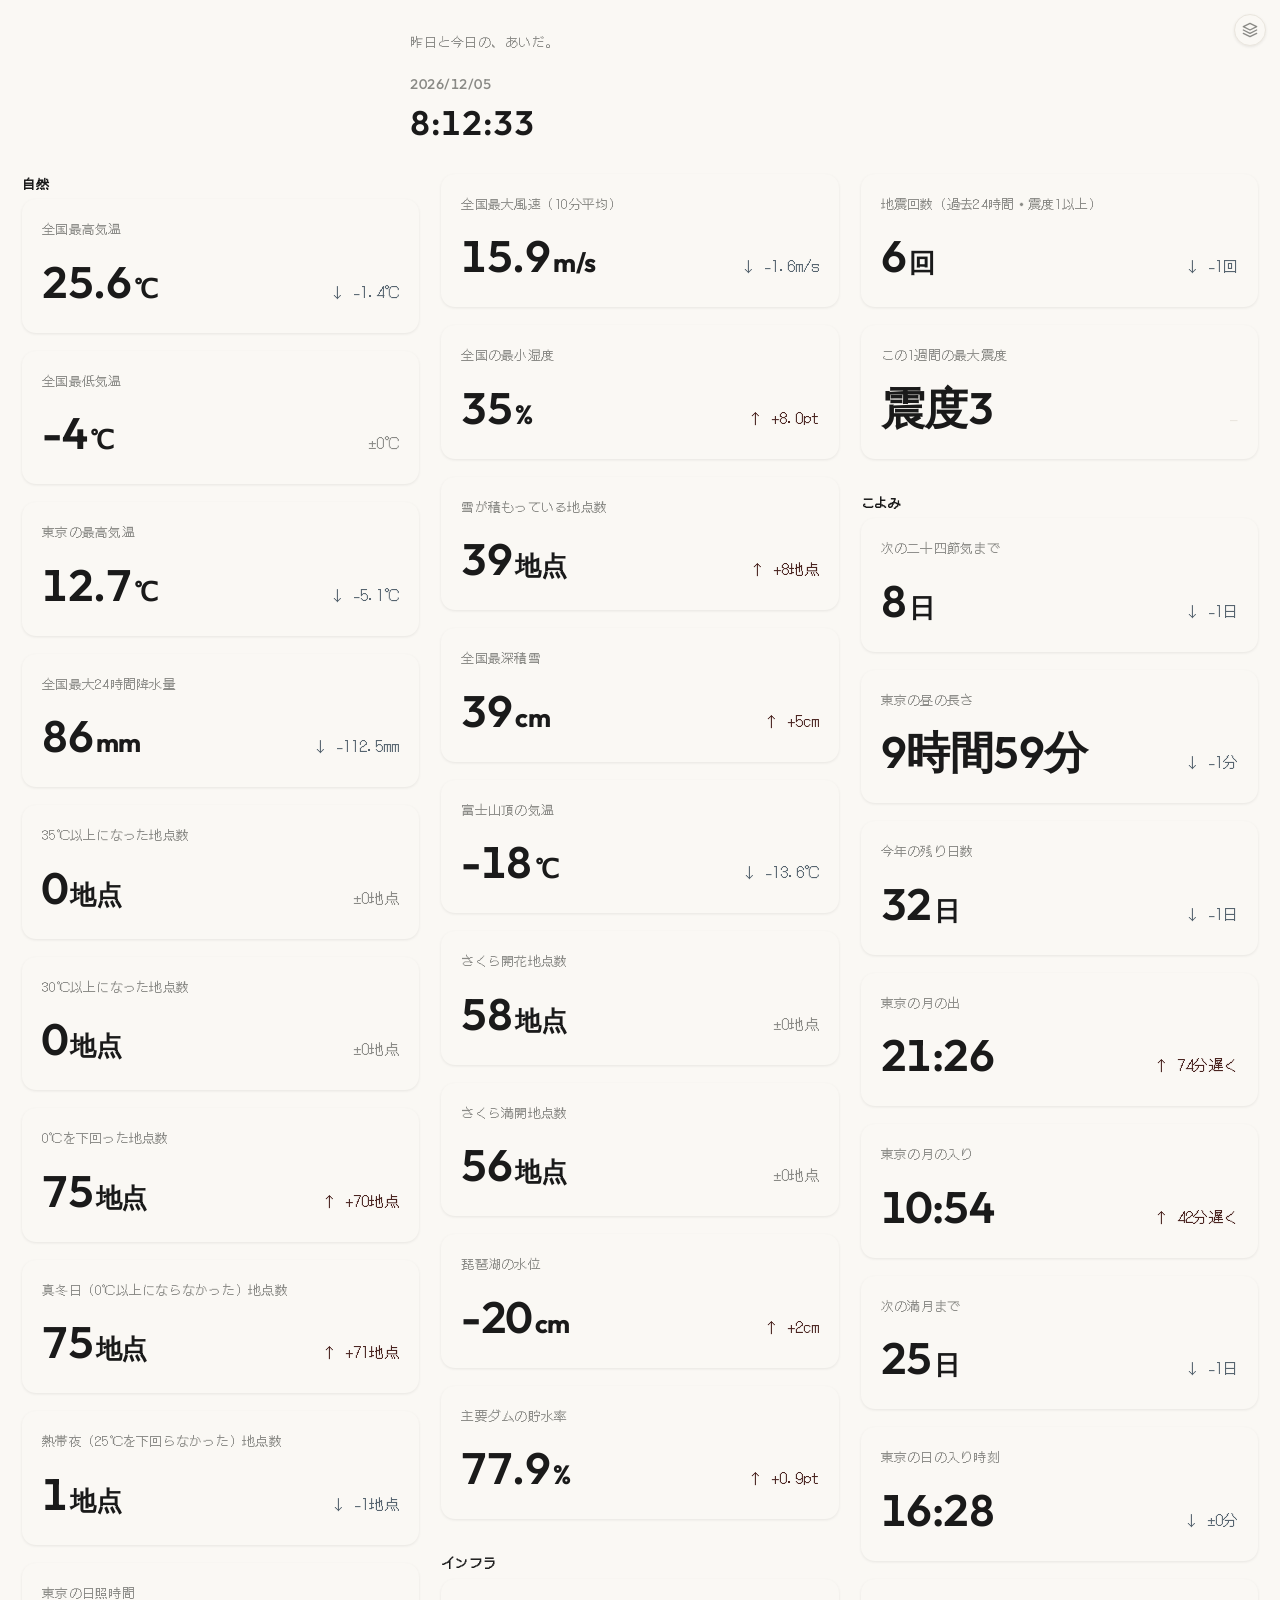
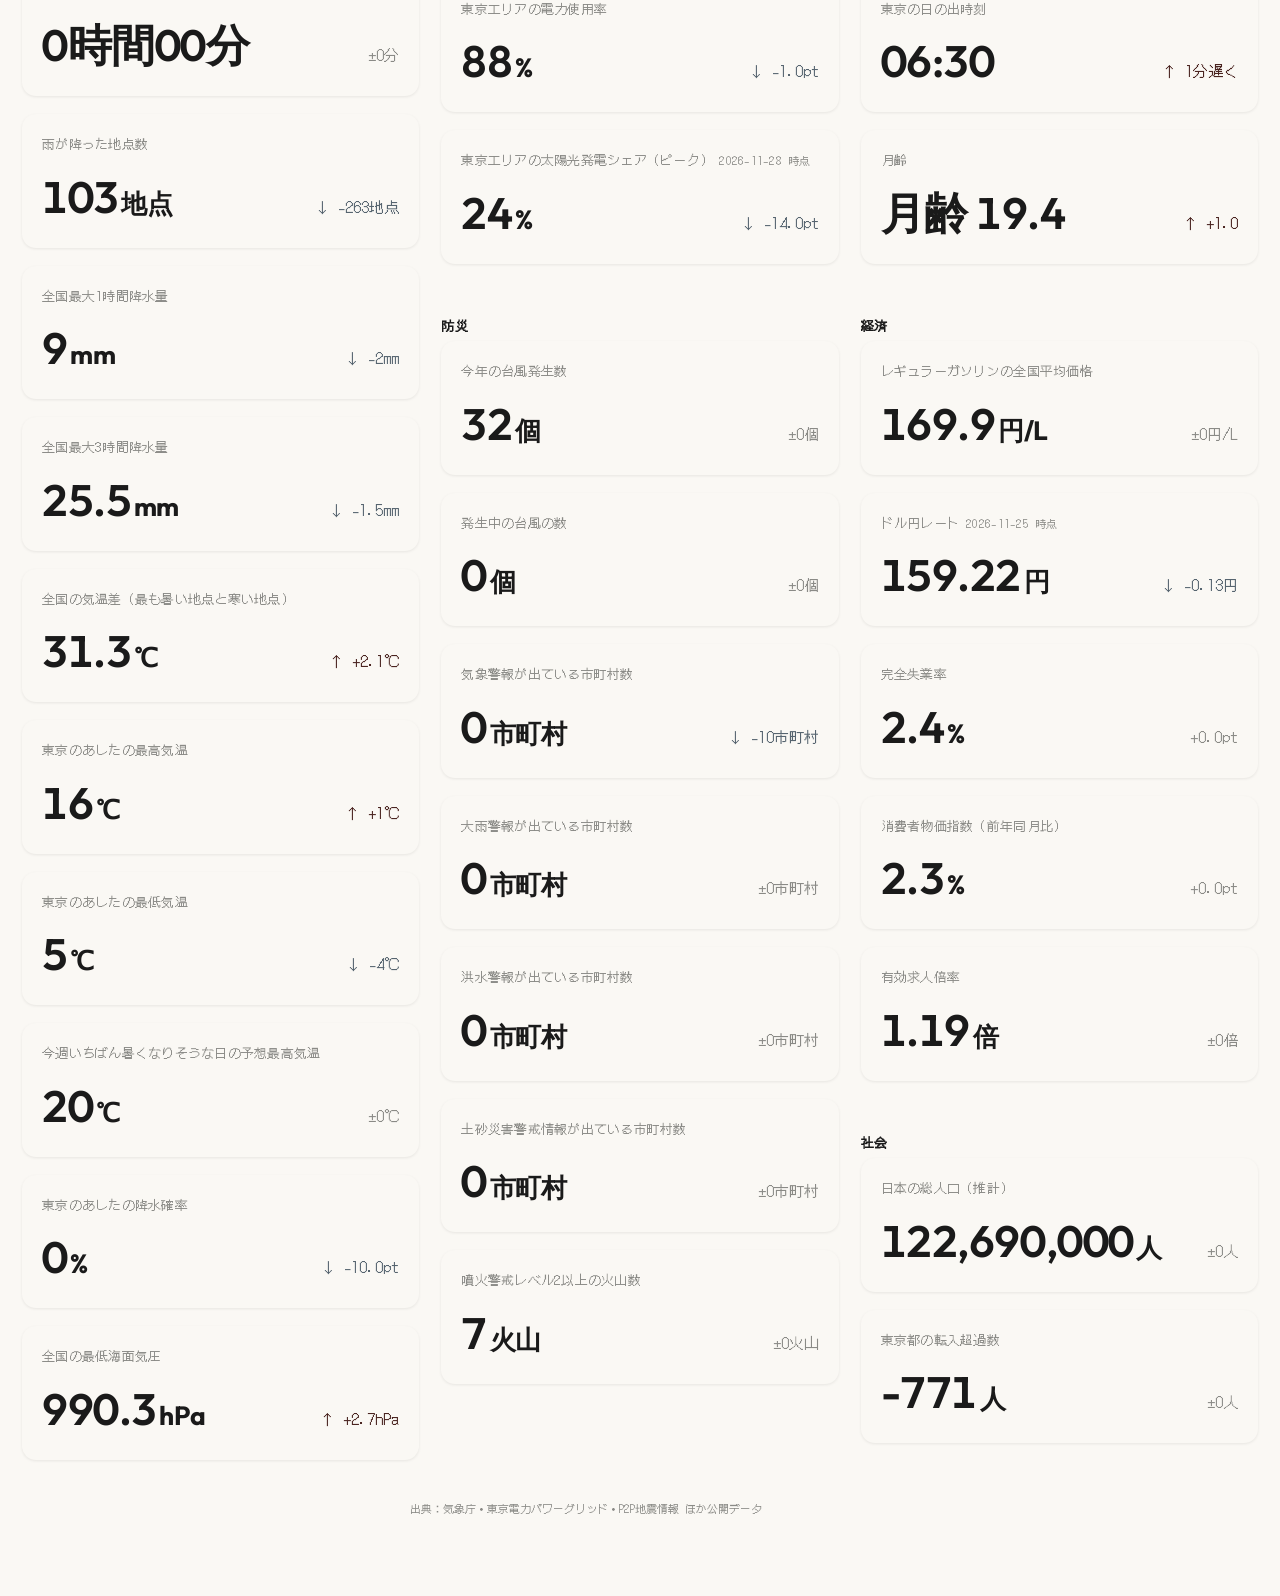
<file: index.html>
<!doctype html>
<html lang="ja">
<head>
<meta charset="utf-8">
<meta name="viewport" content="width=device-width, initial-scale=1">
<script>
(function(){
  try {
    var s = localStorage.getItem("nns-skin");
    if (s && s !== "default") document.documentElement.setAttribute("data-skin", s);
  } catch (e) {}
})();
</script>
<title>日本の数字</title>
<link rel="preconnect" href="https://fonts.googleapis.com">
<link rel="preconnect" href="https://fonts.gstatic.com" crossorigin>
<link href="https://fonts.googleapis.com/css2?family=Outfit:wght@500;600;700&family=DotGothic16&display=swap" rel="stylesheet">
<style>
  :root {
    --ink:#1a1a1a; --sub:#8a8a86; --bg:#faf8f4; --line:#e9e5dd;
    --up:#4a2420; --down:#56646f;
    --na-color:var(--line);
    --page-bg-image:none;
    --surface-bg:var(--bg); --surface-blur:none;
    --hover-bg:rgba(0,0,0,.05);
    --card-padding:30px 0 26px; --card-first-padding-top:10px;
    --card-border-top:1px solid var(--line); --card-border-x:none; --card-border-bottom:none;
    --card-first-top:none; --card-radius:0px;
    --card-shadow:none; --card-margin-bottom:0px;
    --clock-padding:8px 0 26px; --clock-margin-bottom:0px;
    --clock-border:none; --clock-radius:0px; --clock-shadow:none;
    --menu-radius:12px;
    --section-title-padding:34px 0 6px;
    --value-font-size:44px; --footer-margin-top:40px;
  }
  :root[data-skin="neumorphism"] {
    --ink:#3a362e; --sub:#8a8478; --bg:#eae7e0; --line:transparent;
    --up:#4a2420; --down:#3f4d57;
    --shadow-light:#ffffff; --shadow-dark:#c7c1b3;
    --na-color:rgba(138,132,120,.4);
    --card-padding:22px 22px 20px; --card-first-padding-top:22px;
    --card-border-top:none; --card-radius:20px;
    --card-shadow:8px 8px 16px var(--shadow-dark), -8px -8px 16px var(--shadow-light);
    --card-margin-bottom:16px;
    --clock-padding:22px 24px; --clock-margin-bottom:26px;
    --clock-radius:24px;
    --clock-shadow:inset 7px 7px 14px var(--shadow-dark), inset -7px -7px 14px var(--shadow-light);
    --section-title-padding:8px 0 10px 4px;
    --value-font-size:40px; --footer-margin-top:24px;
  }
  :root[data-skin="liquid-glass"] {
    --ink:#1a1f2b; --sub:#5b6472; --bg:#eef1f6; --line:rgba(255,255,255,.6);
    --up:#d1453d; --down:#2f6fb3;
    --na-color:rgba(91,100,114,.4);
    --page-bg-image:
      radial-gradient(38% 30% at 12% 18%, rgba(255,138,178,.55), transparent 60%),
      radial-gradient(45% 35% at 88% 12%, rgba(120,170,255,.55), transparent 60%),
      radial-gradient(50% 40% at 25% 92%, rgba(150,255,210,.45), transparent 60%),
      radial-gradient(42% 35% at 92% 88%, rgba(200,160,255,.5), transparent 60%);
    --surface-bg:rgba(255,255,255,.4); --surface-blur:blur(20px) saturate(180%);
    --card-padding:22px 22px 20px; --card-first-padding-top:22px;
    --card-border-top:1px solid var(--line); --card-border-x:1px solid var(--line);
    --card-border-bottom:1px solid var(--line); --card-first-top:1px solid var(--line);
    --card-radius:26px; --card-shadow:0 8px 32px rgba(31,41,55,.15); --card-margin-bottom:16px;
    --clock-padding:22px 24px; --clock-margin-bottom:26px;
    --clock-border:1px solid var(--line); --clock-radius:26px;
    --clock-shadow:0 8px 32px rgba(31,41,55,.12);
    --menu-radius:18px;
    --section-title-padding:8px 0 10px 4px;
    --value-font-size:40px; --footer-margin-top:24px;
  }
  :root[data-skin="material"] {
    --ink:#1c1b1f; --sub:#79747e; --bg:#fef7ff; --line:transparent;
    --up:#b3261e; --down:#1a73e8;
    --na-color:rgba(121,116,126,.4);
    --surface-bg:#ffffff; --surface-blur:none;
    --card-padding:20px 20px 18px; --card-first-padding-top:20px;
    --card-border-top:none; --card-border-x:none; --card-border-bottom:none; --card-first-top:none;
    --card-radius:16px;
    --card-shadow:0 1px 2px rgba(0,0,0,.3), 0 1px 3px 1px rgba(0,0,0,.15);
    --card-margin-bottom:12px;
    --clock-padding:20px 22px; --clock-margin-bottom:22px;
    --clock-border:none; --clock-radius:20px;
    --clock-shadow:0 1px 2px rgba(0,0,0,.3), 0 2px 6px 2px rgba(0,0,0,.15);
    --menu-radius:16px;
    --section-title-padding:8px 0 10px 4px;
    --value-font-size:40px; --footer-margin-top:24px;
  }
  :root[data-skin="ios"] {
    --ink:#1c1c1e; --sub:#8e8e93; --bg:#f2f2f7; --line:rgba(60,60,67,.15);
    --up:#ff3b30; --down:#007aff;
    --na-color:rgba(142,142,147,.5);
    --surface-bg:#ffffff; --surface-blur:none;
    --card-padding:14px 16px; --card-first-padding-top:14px;
    --card-border-top:none; --card-border-x:none; --card-border-bottom:none; --card-first-top:none;
    --card-radius:14px;
    --card-shadow:0 1px 2px rgba(0,0,0,.06);
    --card-margin-bottom:10px;
    --clock-padding:18px 20px; --clock-margin-bottom:20px;
    --clock-border:none; --clock-radius:18px;
    --clock-shadow:0 1px 3px rgba(0,0,0,.08);
    --menu-radius:14px;
    --section-title-padding:10px 0 8px 4px;
    --value-font-size:38px; --footer-margin-top:22px;
  }
  :root[data-skin="space"] {
    --ink:#eef0ff; --sub:#9aa3c9; --bg:#05060f; --line:rgba(255,255,255,.14);
    --up:#ff7a59; --down:#4fd6ff;
    --na-color:rgba(154,163,201,.4);
    --hover-bg:rgba(255,255,255,.08);
    --page-bg-image:
      radial-gradient(45% 35% at 20% 15%, rgba(123,97,255,.35), transparent 60%),
      radial-gradient(50% 40% at 85% 20%, rgba(56,189,248,.3), transparent 60%),
      radial-gradient(55% 45% at 30% 85%, rgba(236,72,153,.22), transparent 60%),
      radial-gradient(45% 35% at 88% 80%, rgba(99,102,241,.28), transparent 60%),
      radial-gradient(1.5px 1.5px at 6% 10%, rgba(255,255,255,.9), transparent),
      radial-gradient(1px 1px at 14% 42%, rgba(255,255,255,.7), transparent),
      radial-gradient(1.5px 1.5px at 22% 78%, rgba(255,255,255,.85), transparent),
      radial-gradient(1px 1px at 9% 90%, rgba(255,255,255,.6), transparent),
      radial-gradient(1px 1px at 30% 15%, rgba(255,255,255,.8), transparent),
      radial-gradient(1.5px 1.5px at 35% 55%, rgba(255,255,255,.9), transparent),
      radial-gradient(1px 1px at 42% 8%, rgba(255,255,255,.65), transparent),
      radial-gradient(1.5px 1.5px at 48% 33%, rgba(255,255,255,.75), transparent),
      radial-gradient(1px 1px at 55% 70%, rgba(255,255,255,.8), transparent),
      radial-gradient(1.5px 1.5px at 60% 20%, rgba(255,255,255,.9), transparent),
      radial-gradient(1px 1px at 65% 48%, rgba(255,255,255,.6), transparent),
      radial-gradient(1.5px 1.5px at 70% 85%, rgba(255,255,255,.85), transparent),
      radial-gradient(1px 1px at 75% 12%, rgba(255,255,255,.7), transparent),
      radial-gradient(1.5px 1.5px at 80% 60%, rgba(255,255,255,.9), transparent),
      radial-gradient(1px 1px at 85% 35%, rgba(255,255,255,.65), transparent),
      radial-gradient(1.5px 1.5px at 90% 78%, rgba(255,255,255,.8), transparent),
      radial-gradient(1px 1px at 95% 15%, rgba(255,255,255,.75), transparent),
      radial-gradient(1px 1px at 18% 25%, rgba(255,255,255,.6), transparent),
      radial-gradient(1.5px 1.5px at 5% 60%, rgba(255,255,255,.85), transparent),
      radial-gradient(1px 1px at 28% 95%, rgba(255,255,255,.7), transparent),
      radial-gradient(1.5px 1.5px at 38% 72%, rgba(255,255,255,.8), transparent),
      radial-gradient(1px 1px at 50% 90%, rgba(255,255,255,.65), transparent),
      radial-gradient(1.5px 1.5px at 58% 5%, rgba(255,255,255,.9), transparent),
      radial-gradient(1px 1px at 63% 62%, rgba(255,255,255,.7), transparent),
      radial-gradient(1.5px 1.5px at 72% 38%, rgba(255,255,255,.85), transparent),
      radial-gradient(1px 1px at 78% 92%, rgba(255,255,255,.6), transparent),
      radial-gradient(1.5px 1.5px at 88% 10%, rgba(255,255,255,.8), transparent),
      radial-gradient(1px 1px at 92% 50%, rgba(255,255,255,.75), transparent),
      radial-gradient(1.5px 1.5px at 12% 68%, rgba(255,255,255,.9), transparent),
      radial-gradient(1px 1px at 45% 45%, rgba(255,255,255,.6), transparent);
    --surface-bg:rgba(20,22,45,.55); --surface-blur:blur(18px) saturate(160%);
    --card-padding:22px 22px 20px; --card-first-padding-top:22px;
    --card-border-top:1px solid var(--line); --card-border-x:1px solid var(--line);
    --card-border-bottom:1px solid var(--line); --card-first-top:1px solid var(--line);
    --card-radius:22px;
    --card-shadow:0 0 24px rgba(120,140,255,.12), 0 8px 24px rgba(0,0,0,.4);
    --card-margin-bottom:16px;
    --clock-padding:22px 24px; --clock-margin-bottom:26px;
    --clock-border:1px solid var(--line); --clock-radius:24px;
    --clock-shadow:0 0 30px rgba(120,140,255,.18), 0 8px 24px rgba(0,0,0,.45);
    --menu-radius:16px;
    --section-title-padding:8px 0 10px 4px;
    --value-font-size:40px; --footer-margin-top:24px;
  }
  * { box-sizing:border-box; margin:0; padding:0; }
  body { background-color:var(--bg); background-image:var(--page-bg-image); background-attachment:fixed;
    background-size:cover; color:var(--ink);
    font-family:"DotGothic16",-apple-system,"Hiragino Kaku Gothic ProN","Noto Sans JP",sans-serif;
    -webkit-font-smoothing:antialiased; line-height:1.5; transition:background .2s, color .2s; }
  .wrap { max-width:460px; margin:0 auto; padding:32px 22px 80px; }
  .skin-switcher { position:fixed; top:14px; right:14px; z-index:20; }
  .skin-toggle { width:32px; height:32px; border-radius:50%;
    background:var(--surface-bg); color:var(--sub); border:1px solid var(--line); box-shadow:var(--card-shadow);
    backdrop-filter:var(--surface-blur); -webkit-backdrop-filter:var(--surface-blur);
    line-height:1; cursor:pointer; display:flex; align-items:center; justify-content:center; }
  .skin-menu { position:absolute; top:40px; right:0; min-width:160px; padding:6px;
    background:var(--surface-bg); border:1px solid var(--line); border-radius:var(--menu-radius); box-shadow:var(--card-shadow);
    backdrop-filter:var(--surface-blur); -webkit-backdrop-filter:var(--surface-blur); }
  .skin-menu[hidden] { display:none; }
  .skin-option { display:block; width:100%; padding:8px 10px; border:none; border-radius:8px;
    background:none; color:var(--ink); font-family:"Outfit",-apple-system,sans-serif; font-size:13px;
    text-align:left; cursor:pointer; }
  .skin-option:hover { background:var(--hover-bg); }
  .skin-option[aria-current="true"] { font-weight:700; }
  .tagline { font-size:13px; color:var(--sub); letter-spacing:.04em; padding-bottom:14px; }
  .clock { padding:var(--clock-padding); margin-bottom:var(--clock-margin-bottom);
    border:var(--clock-border); border-radius:var(--clock-radius); box-shadow:var(--clock-shadow);
    background:var(--surface-bg); backdrop-filter:var(--surface-blur); -webkit-backdrop-filter:var(--surface-blur);
    font-family:"Outfit",-apple-system,sans-serif; }
  .clock-date { font-size:14px; font-weight:500; color:var(--sub); letter-spacing:.04em;
    font-variant-numeric:tabular-nums; margin-bottom:2px; }
  .clock-time { font-size:34px; font-weight:600; letter-spacing:.02em; font-variant-numeric:tabular-nums; }
  .section-title { font-size:13px; font-weight:700; color:var(--ink); letter-spacing:.06em;
    padding:var(--section-title-padding); break-after:avoid-column; }
  .section:first-of-type .section-title { padding-top:0; }
  .card { padding:var(--card-padding); margin-bottom:var(--card-margin-bottom);
    border-top:var(--card-border-top); border-left:var(--card-border-x); border-right:var(--card-border-x);
    border-bottom:var(--card-border-bottom); border-radius:var(--card-radius);
    box-shadow:var(--card-shadow); background:var(--surface-bg);
    backdrop-filter:var(--surface-blur); -webkit-backdrop-filter:var(--surface-blur);
    break-inside:avoid; }
  .card:first-of-type { border-top:var(--card-first-top); }
  .section .card:first-child { padding-top:var(--card-first-padding-top); }
  .name { font-size:13px; color:var(--sub); letter-spacing:.02em; }
  .row { display:flex; align-items:baseline; justify-content:space-between; gap:12px; margin-top:10px; }
  .value { font-family:"Outfit",-apple-system,"Hiragino Kaku Gothic ProN","Noto Sans JP",sans-serif;
    font-size:var(--value-font-size); font-weight:600; letter-spacing:-.01em; font-variant-numeric:tabular-nums; }
  .value .unit { font-size:0.6em; font-weight:bold; margin-left:0.1em; }
  .change { font-size:15px; white-space:nowrap; font-variant-numeric:tabular-nums; }
  .change.up { color:var(--up); }
  .change.down { color:var(--down); }
  .change.flat { color:var(--sub); }
  .change.na { color:var(--na-color); }
  .stale { font-size:11px; color:var(--sub); margin-left:6px; }
  footer { margin-top:var(--footer-margin-top); font-size:11px; color:var(--sub); text-align:left; }
  a { color:inherit; }

  @media (min-width:700px) {
    /* PC: 通常スキン（flat divider）の時だけカードをタイル化する。
       他スキンは既にradius/shadow付きなので、そのまま複数カラムに流し込むだけでよい。
       ここは:root（無印）にしか勝てないので、[data-skin="…"]側の値は上書きされない。 */
    :root {
      --card-padding:20px 20px 18px; --card-first-padding-top:20px;
      --card-radius:14px; --card-shadow:0 1px 3px rgba(0,0,0,.08);
      --card-border-top:none; --card-first-top:none; --card-margin-bottom:18px;
    }
    .wrap { max-width:1400px; }
    .tagline, .clock, footer { max-width:460px; margin-left:auto; margin-right:auto; }
    #cards { column-width:300px; column-gap:22px; }
  }
</style>
</head>
<body>
<div class="skin-switcher">
  <button class="skin-toggle" id="skin-toggle" type="button" aria-haspopup="true" aria-expanded="false" aria-label="デザインを切り替え">
    <svg width="16" height="16" viewBox="0 0 24 24" fill="none" stroke="currentColor" stroke-width="2" stroke-linecap="round" stroke-linejoin="round">
      <polygon points="12 2 2 7 12 12 22 7 12 2"></polygon>
      <polyline points="2 17 12 22 22 17"></polyline>
      <polyline points="2 12 12 17 22 12"></polyline>
    </svg>
  </button>
  <div class="skin-menu" id="skin-menu" hidden></div>
</div>
<div class="wrap">
  <div class="tagline">昨日と今日の、あいだ。</div>
  <div class="clock">
    <div class="clock-date" id="clock-date">----/--/--</div>
    <div class="clock-time" id="clock-time">--:--:--</div>
  </div>
  <div id="cards"></div>
  <footer>
    出典：気象庁・東京電力パワーグリッド・P2P地震情報 ほか公開データ
  </footer>
</div>
<script>
const SKINS = [
  { id:"default", label:"Default" },
  { id:"neumorphism", label:"Neumorphism" },
  { id:"liquid-glass", label:"Liquid Glass" },
  { id:"material", label:"Material" },
  { id:"ios", label:"iOS" },
  { id:"space", label:"Space" },
];
const skinToggle = document.getElementById("skin-toggle");
const skinMenu = document.getElementById("skin-menu");

function currentSkin() {
  return document.documentElement.getAttribute("data-skin") || "default";
}
function renderSkinMenu() {
  const current = currentSkin();
  skinMenu.innerHTML = SKINS.map(s =>
    `<button type="button" class="skin-option" data-id="${s.id}" aria-current="${s.id === current}">${s.label}</button>`
  ).join("");
}
function setSkin(id) {
  if (id === "default") document.documentElement.removeAttribute("data-skin");
  else document.documentElement.setAttribute("data-skin", id);
  try { localStorage.setItem("nns-skin", id); } catch (e) {}
  renderSkinMenu();
}
function closeSkinMenu() {
  skinMenu.hidden = true;
  skinToggle.setAttribute("aria-expanded", "false");
}
renderSkinMenu();
skinToggle.addEventListener("click", (e) => {
  e.stopPropagation();
  const willOpen = skinMenu.hidden;
  skinMenu.hidden = !willOpen;
  skinToggle.setAttribute("aria-expanded", String(willOpen));
});
skinMenu.addEventListener("click", (e) => {
  const btn = e.target.closest(".skin-option");
  if (!btn) return;
  setSkin(btn.dataset.id);
  closeSkinMenu();
});
document.addEventListener("click", (e) => {
  if (!skinMenu.hidden && !e.target.closest(".skin-switcher")) closeSkinMenu();
});

function tickClock() {
  const now = new Date();
  document.getElementById("clock-time").textContent =
    now.toLocaleTimeString("ja-JP", { timeZone:"Asia/Tokyo", hour12:false });
  document.getElementById("clock-date").textContent =
    now.toLocaleDateString("en-CA", { timeZone:"Asia/Tokyo" }).replaceAll("-", "/");
}
tickClock();
setInterval(tickClock, 1000);

const ARROW = { up:"↑", down:"↓", flat:"→" };
const CATEGORY_ORDER = ["自然","インフラ","防災","こよみ","経済","社会"];
fetch("api/today.json?" + Date.now()).then(r => r.json()).then(d => {
  const box = document.getElementById("cards");

  const groups = new Map();
  for (const m of d.metrics) {
    if (!groups.has(m.category)) groups.set(m.category, []);
    groups.get(m.category).push(m);
  }
  const cats = [...CATEGORY_ORDER.filter(c => groups.has(c)),
                ...[...groups.keys()].filter(c => !CATEGORY_ORDER.includes(c))];

  for (const cat of cats) {
    const section = document.createElement("section");
    section.className = "section";
    const h2 = document.createElement("h2");
    h2.className = "section-title";
    h2.textContent = cat;
    section.appendChild(h2);

    for (const m of groups.get(cat)) {
      const c = m.change || {};
      const cls = !c.available ? "na" : (c.direction || "flat");
      const chg = !c.available ? "—"
        : (["up","down"].includes(c.direction) ? ARROW[c.direction] + " " : "") + (c.display || "");
      const unit = m.unit || "";
      const hasUnitSuffix = unit && m.value_display.endsWith(unit);
      const valueMain = hasUnitSuffix
        ? m.value_display.slice(0, -unit.length) : m.value_display;
      const el = document.createElement("div");
      el.className = "card";
      el.innerHTML =
        `<div class="name">${m.name}${m.stale ? '<span class="stale">'+m.as_of+' 時点</span>' : ''}</div>
         <div class="row"><div class="value">${valueMain}${hasUnitSuffix ? '<span class="unit">'+unit+'</span>' : ''}</div>
         <div class="change ${cls}">${chg}</div></div>`;
      section.appendChild(el);
    }
    box.appendChild(section);
  }
}).catch(e => {
  document.getElementById("cards").textContent = "データを読み込めませんでした";
});
</script>
</body>
</html>
</file>
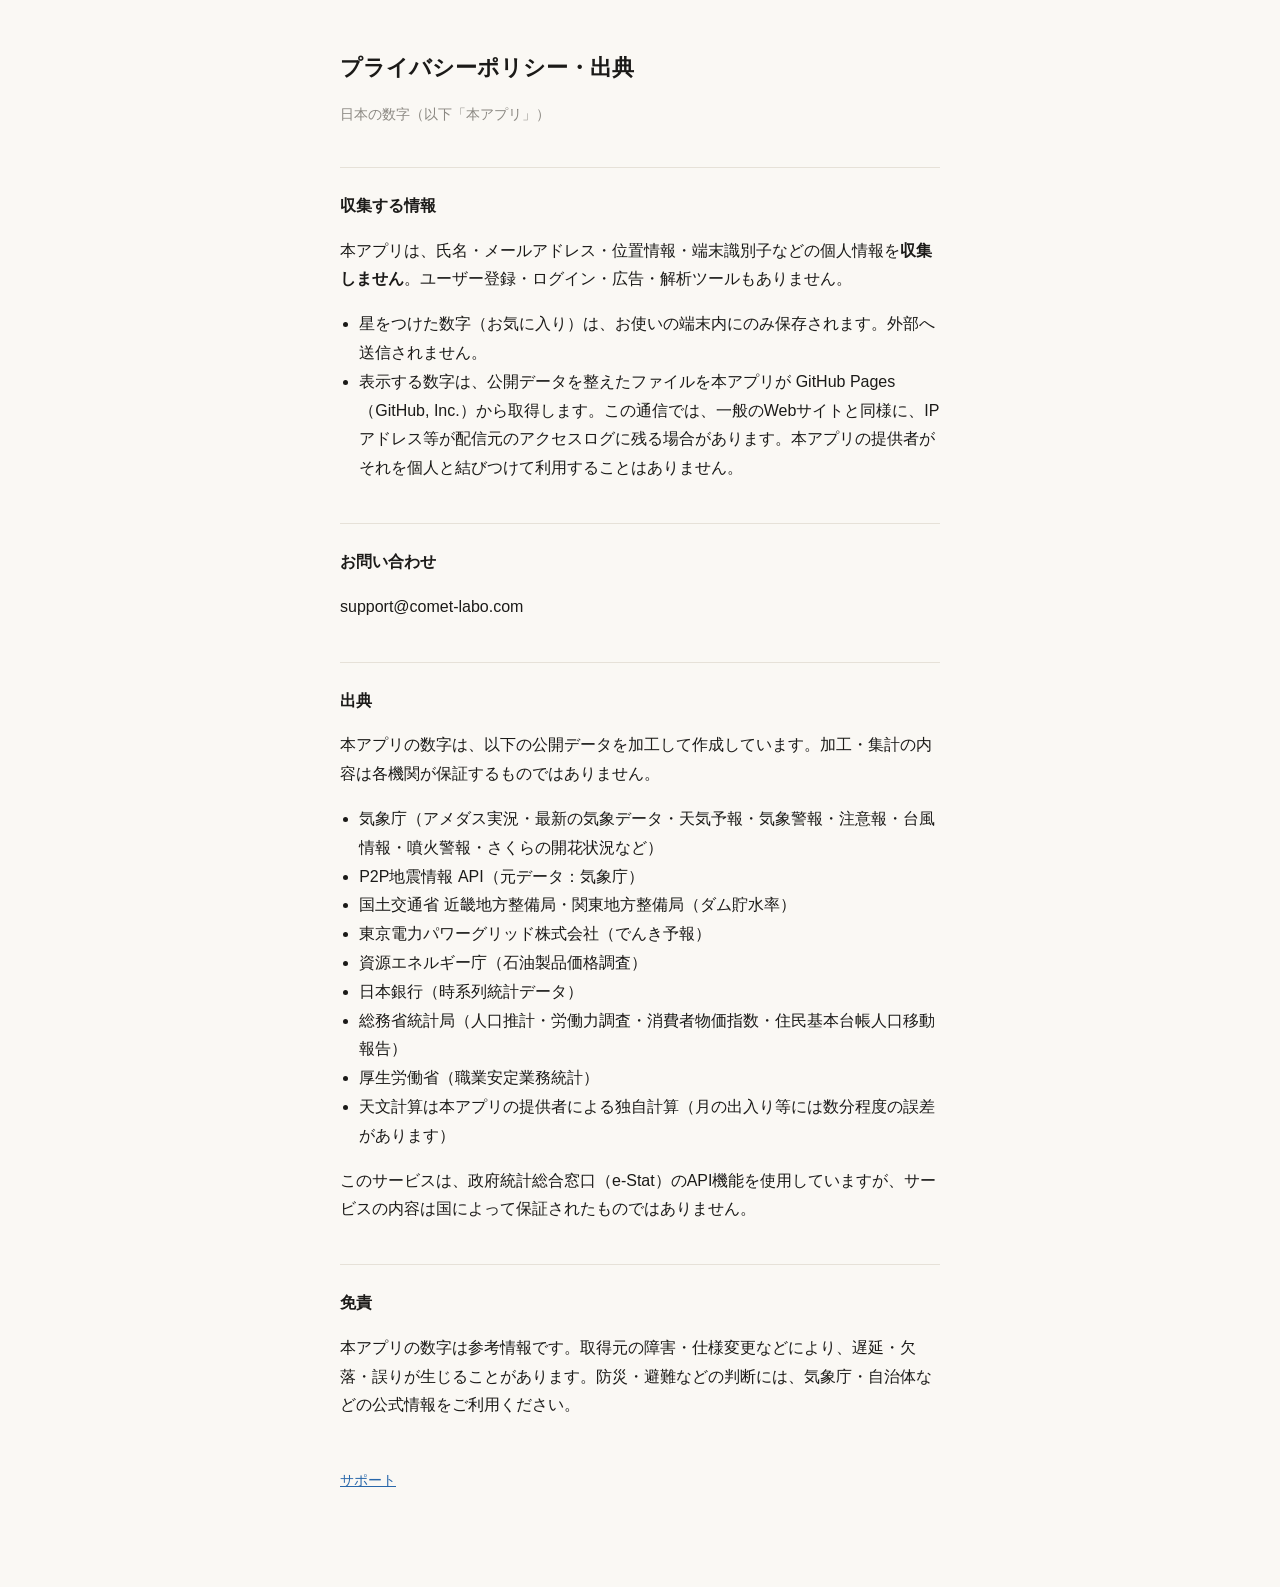
<file: site/privacy.html>
<!doctype html>
<html lang="ja">
<head>
<meta charset="utf-8">
<meta name="viewport" content="width=device-width, initial-scale=1">
<title>日本の数字 — プライバシーポリシー・出典</title>
<link rel="stylesheet" href="_style.css">
</head>
<body>
<main>
<h1>プライバシーポリシー・出典</h1>
<p class="sub">日本の数字（以下「本アプリ」）</p>

<h2>収集する情報</h2>
<p>本アプリは、氏名・メールアドレス・位置情報・端末識別子などの個人情報を<b>収集しません</b>。ユーザー登録・ログイン・広告・解析ツールもありません。</p>
<ul>
  <li>星をつけた数字（お気に入り）は、お使いの端末内にのみ保存されます。外部へ送信されません。</li>
  <li>表示する数字は、公開データを整えたファイルを本アプリが GitHub Pages（GitHub, Inc.）から取得します。この通信では、一般のWebサイトと同様に、IPアドレス等が配信元のアクセスログに残る場合があります。本アプリの提供者がそれを個人と結びつけて利用することはありません。</li>
</ul>

<h2>お問い合わせ</h2>
<p>support@comet-labo.com</p>

<h2 id="credits">出典</h2>
<p>本アプリの数字は、以下の公開データを加工して作成しています。加工・集計の内容は各機関が保証するものではありません。</p>
<ul>
  <li>気象庁（アメダス実況・最新の気象データ・天気予報・気象警報・注意報・台風情報・噴火警報・さくらの開花状況など）</li>
  <li>P2P地震情報 API（元データ：気象庁）</li>
  <li>国土交通省 近畿地方整備局・関東地方整備局（ダム貯水率）</li>
  <li>東京電力パワーグリッド株式会社（でんき予報）</li>
  <li>資源エネルギー庁（石油製品価格調査）</li>
  <li>日本銀行（時系列統計データ）</li>
  <li>総務省統計局（人口推計・労働力調査・消費者物価指数・住民基本台帳人口移動報告）</li>
  <li>厚生労働省（職業安定業務統計）</li>
  <li>天文計算は本アプリの提供者による独自計算（月の出入り等には数分程度の誤差があります）</li>
</ul>
<p>このサービスは、政府統計総合窓口（e-Stat）のAPI機能を使用していますが、サービスの内容は国によって保証されたものではありません。</p>

<h2>免責</h2>
<p>本アプリの数字は参考情報です。取得元の障害・仕様変更などにより、遅延・欠落・誤りが生じることがあります。防災・避難などの判断には、気象庁・自治体などの公式情報をご利用ください。</p>

<p class="sub" style="margin-top:48px"><a href="support.html">サポート</a></p>
</main>
</body>
</html>
</file>
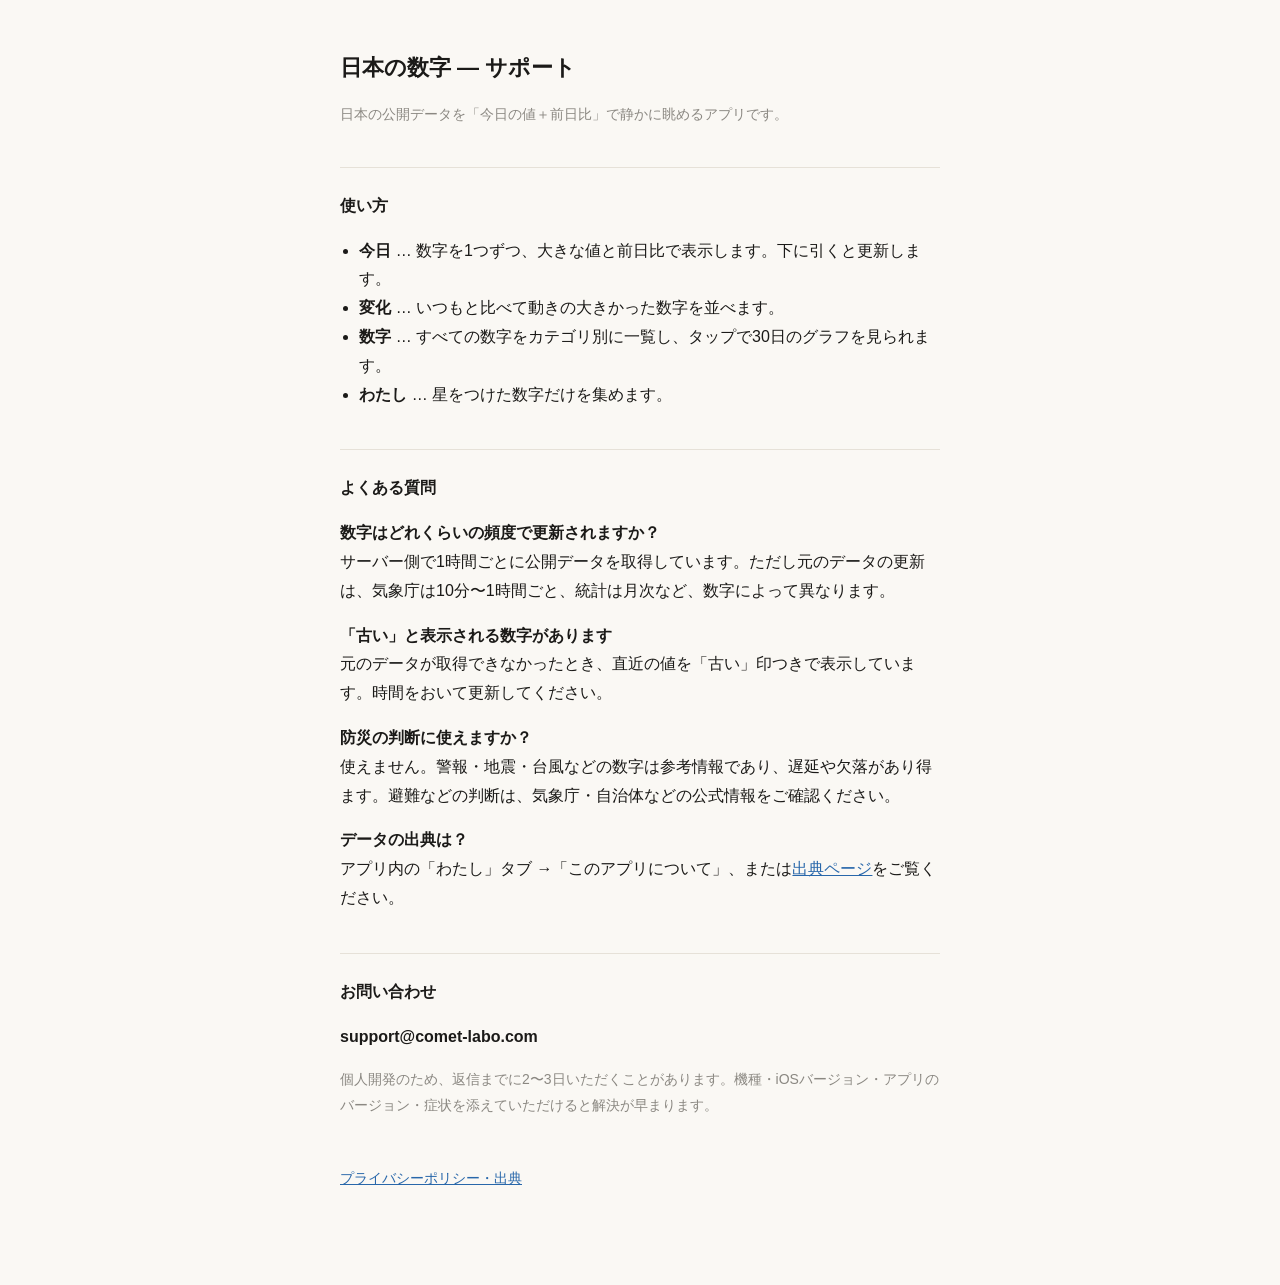
<file: site/support.html>
<!doctype html>
<html lang="ja">
<head>
<meta charset="utf-8">
<meta name="viewport" content="width=device-width, initial-scale=1">
<title>日本の数字 — サポート</title>
<link rel="stylesheet" href="_style.css">
</head>
<body>
<main>
<h1>日本の数字 — サポート</h1>
<p class="sub">日本の公開データを「今日の値＋前日比」で静かに眺めるアプリです。</p>

<h2>使い方</h2>
<ul>
  <li><b>今日</b> … 数字を1つずつ、大きな値と前日比で表示します。下に引くと更新します。</li>
  <li><b>変化</b> … いつもと比べて動きの大きかった数字を並べます。</li>
  <li><b>数字</b> … すべての数字をカテゴリ別に一覧し、タップで30日のグラフを見られます。</li>
  <li><b>わたし</b> … 星をつけた数字だけを集めます。</li>
</ul>

<h2>よくある質問</h2>
<p><b>数字はどれくらいの頻度で更新されますか？</b><br>
サーバー側で1時間ごとに公開データを取得しています。ただし元のデータの更新は、気象庁は10分〜1時間ごと、統計は月次など、数字によって異なります。</p>
<p><b>「古い」と表示される数字があります</b><br>
元のデータが取得できなかったとき、直近の値を「古い」印つきで表示しています。時間をおいて更新してください。</p>
<p><b>防災の判断に使えますか？</b><br>
使えません。警報・地震・台風などの数字は参考情報であり、遅延や欠落があり得ます。避難などの判断は、気象庁・自治体などの公式情報をご確認ください。</p>
<p><b>データの出典は？</b><br>
アプリ内の「わたし」タブ →「このアプリについて」、または<a href="privacy.html#credits">出典ページ</a>をご覧ください。</p>

<h2>お問い合わせ</h2>
<p><b>support@comet-labo.com</b></p>
<p class="sub">個人開発のため、返信までに2〜3日いただくことがあります。機種・iOSバージョン・アプリのバージョン・症状を添えていただけると解決が早まります。</p>

<p class="sub" style="margin-top:48px"><a href="privacy.html">プライバシーポリシー・出典</a></p>
</main>
</body>
</html>
</file>
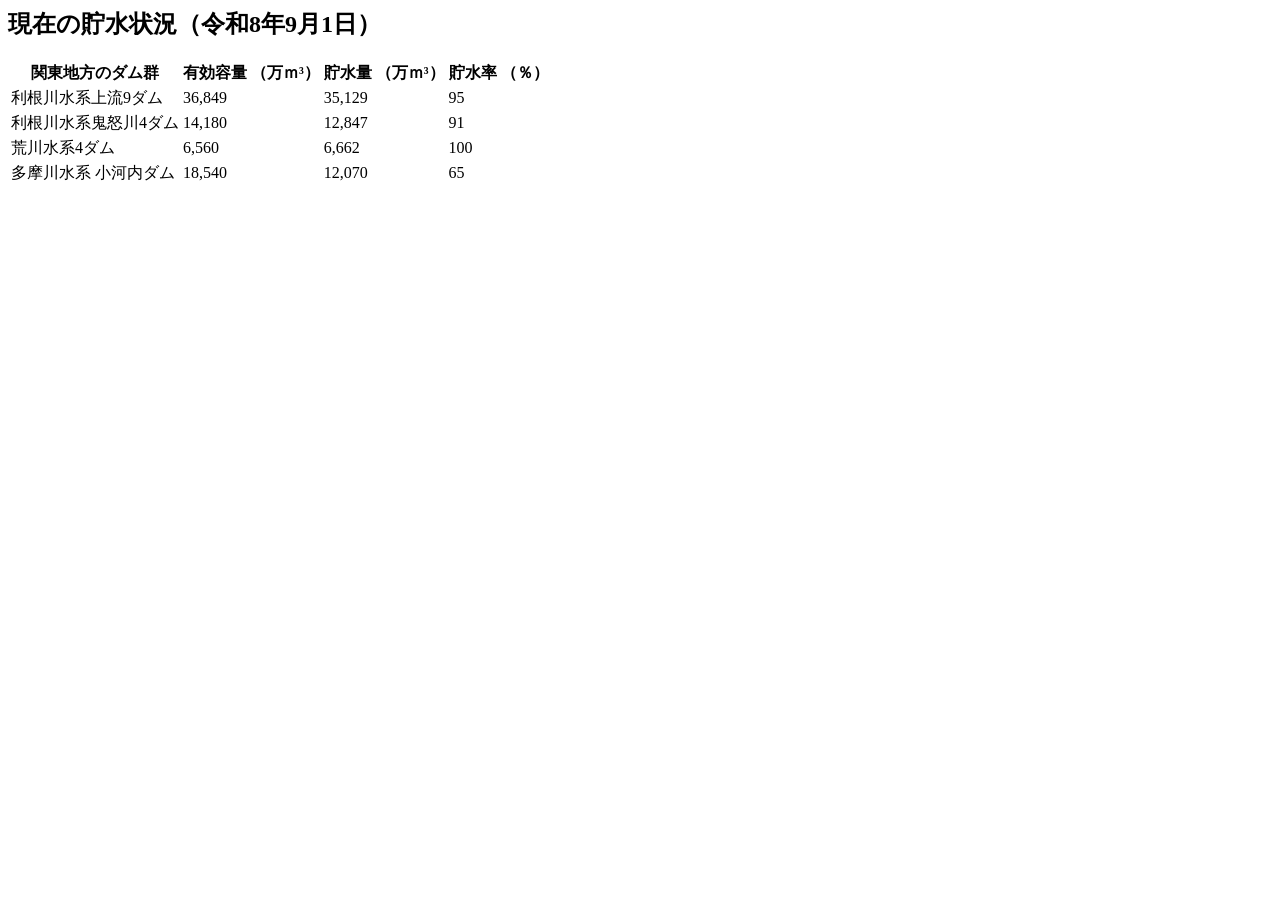
<file: tests/fixtures/kanto_water.html>
<html><body><h2>現在の貯水状況（令和8年9月1日）</h2>
<table>
<tr><th>関東地方のダム群</th><th>有効容量 （万ｍ³）</th><th>貯水量 （万ｍ³）</th><th>貯水率 （％）</th></tr>
<tr><td>利根川水系上流9ダム</td><td>36,849</td><td>35,129</td><td>95</td></tr>
<tr><td>利根川水系鬼怒川4ダム</td><td>14,180</td><td>12,847</td><td>91</td></tr>
<tr><td>荒川水系4ダム</td><td>6,560</td><td>6,662</td><td>100</td></tr>
<tr><td>多摩川水系 小河内ダム</td><td>18,540</td><td>12,070</td><td>65</td></tr>
</table></body></html>
</file>
<file: site/_style.css>
:root { --bg:#faf8f4; --ink:#1b1a18; --sub:#8b8882; --line:#e6e1d8; --accent:#2867aa; }
@media (prefers-color-scheme: dark) { :root { --bg:#161513; --ink:#ece9e3; --sub:#8f8b84; --line:#2b2925; --accent:#6f9fd6; } }
* { box-sizing: border-box; }
body { margin:0; background:var(--bg); color:var(--ink); font:16px/1.8 -apple-system, "Hiragino Sans", "Yu Gothic", sans-serif; }
main { max-width: 640px; margin: 0 auto; padding: 48px 20px 80px; }
h1 { font-size: 22px; margin: 0 0 4px; }
h2 { font-size: 16px; margin: 40px 0 8px; padding-top: 24px; border-top: 1px solid var(--line); }
p, li { color: var(--ink); }
.sub { color: var(--sub); font-size: 14px; }
a { color: var(--accent); }
ul { padding-left: 1.2em; }
</file>
